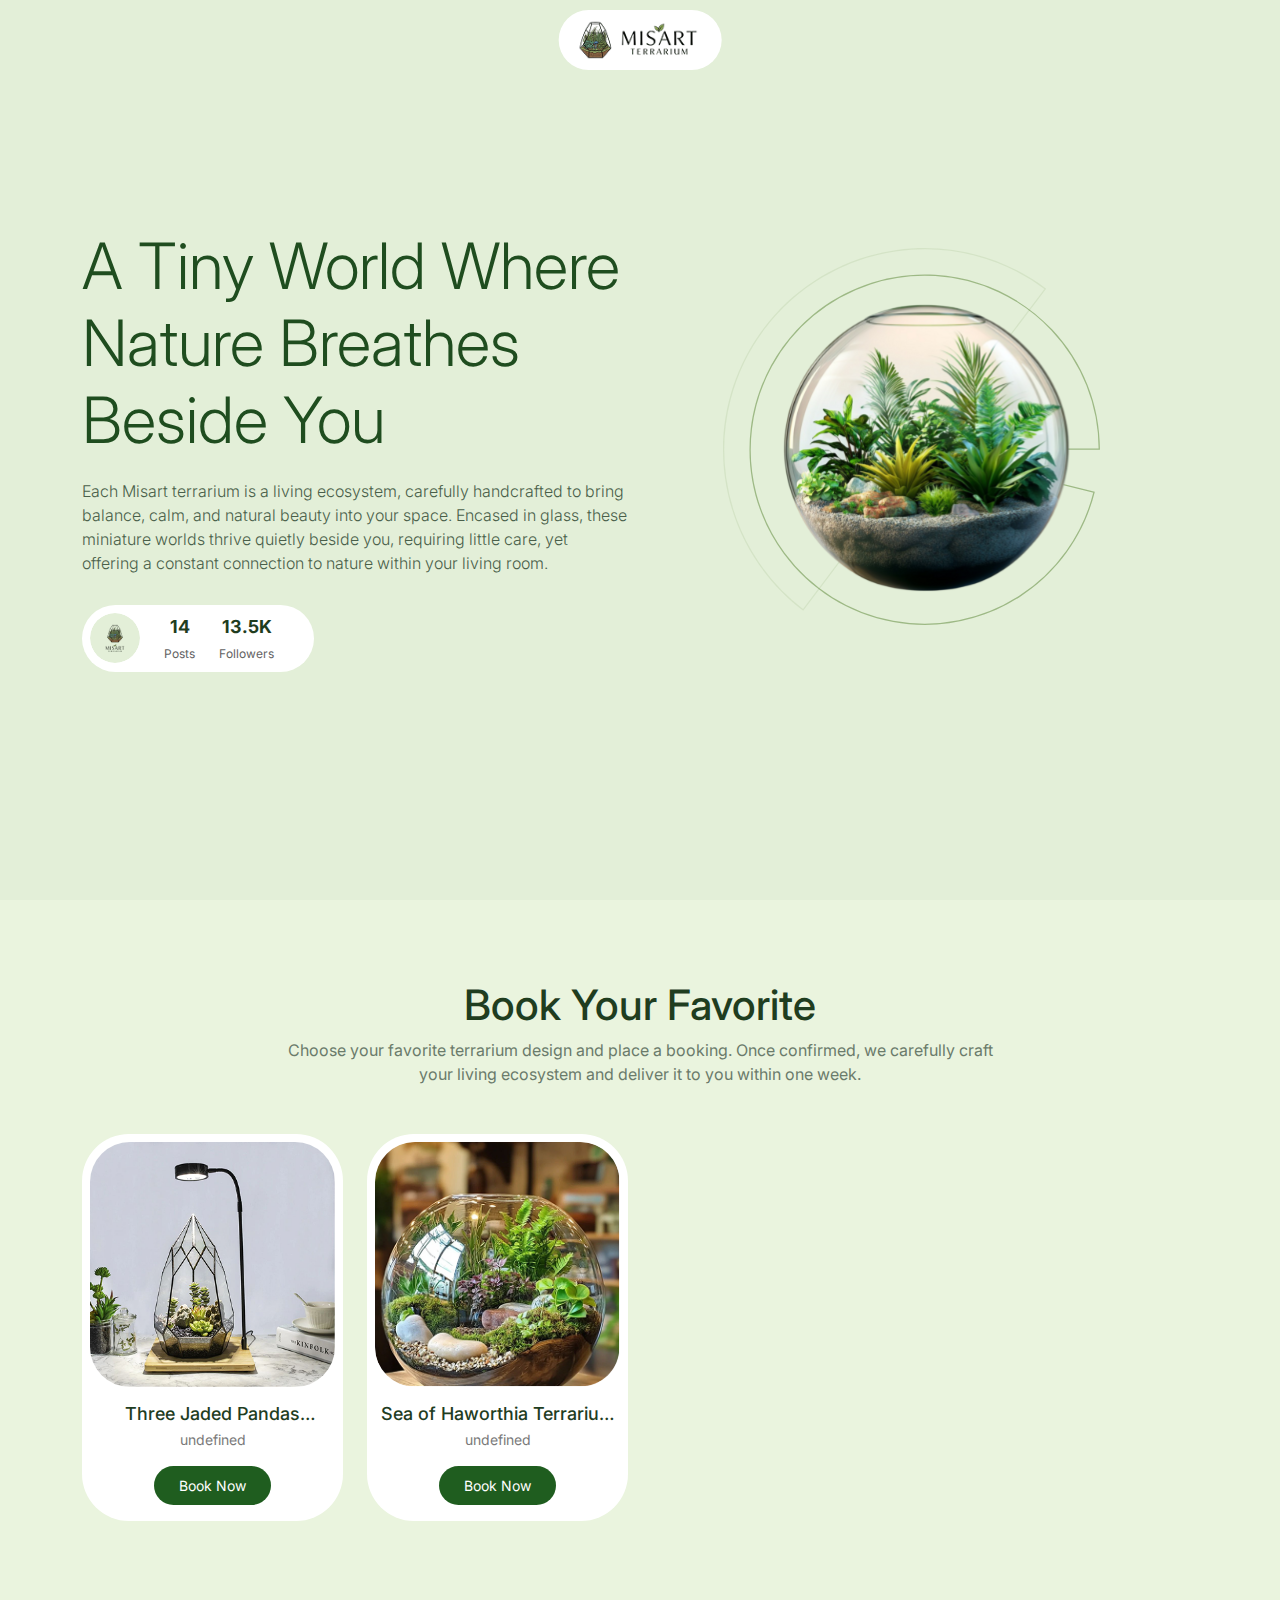
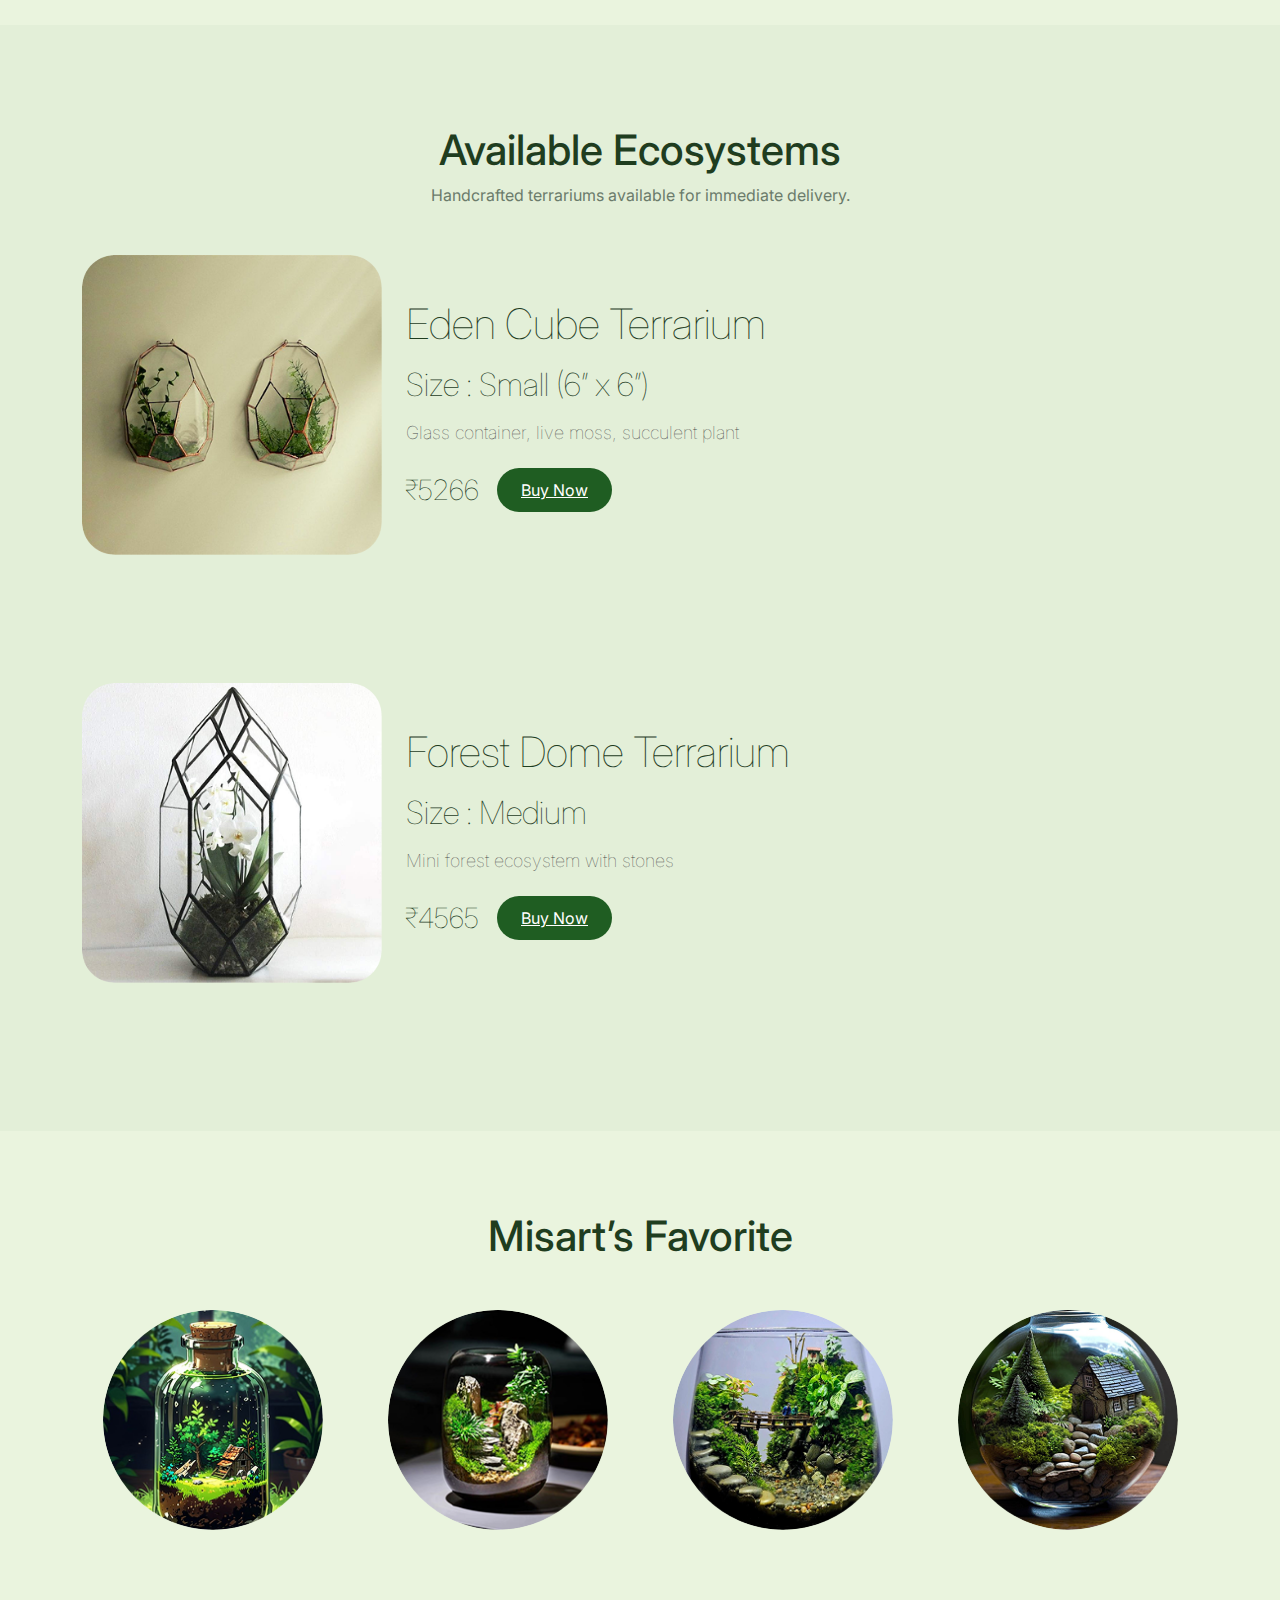
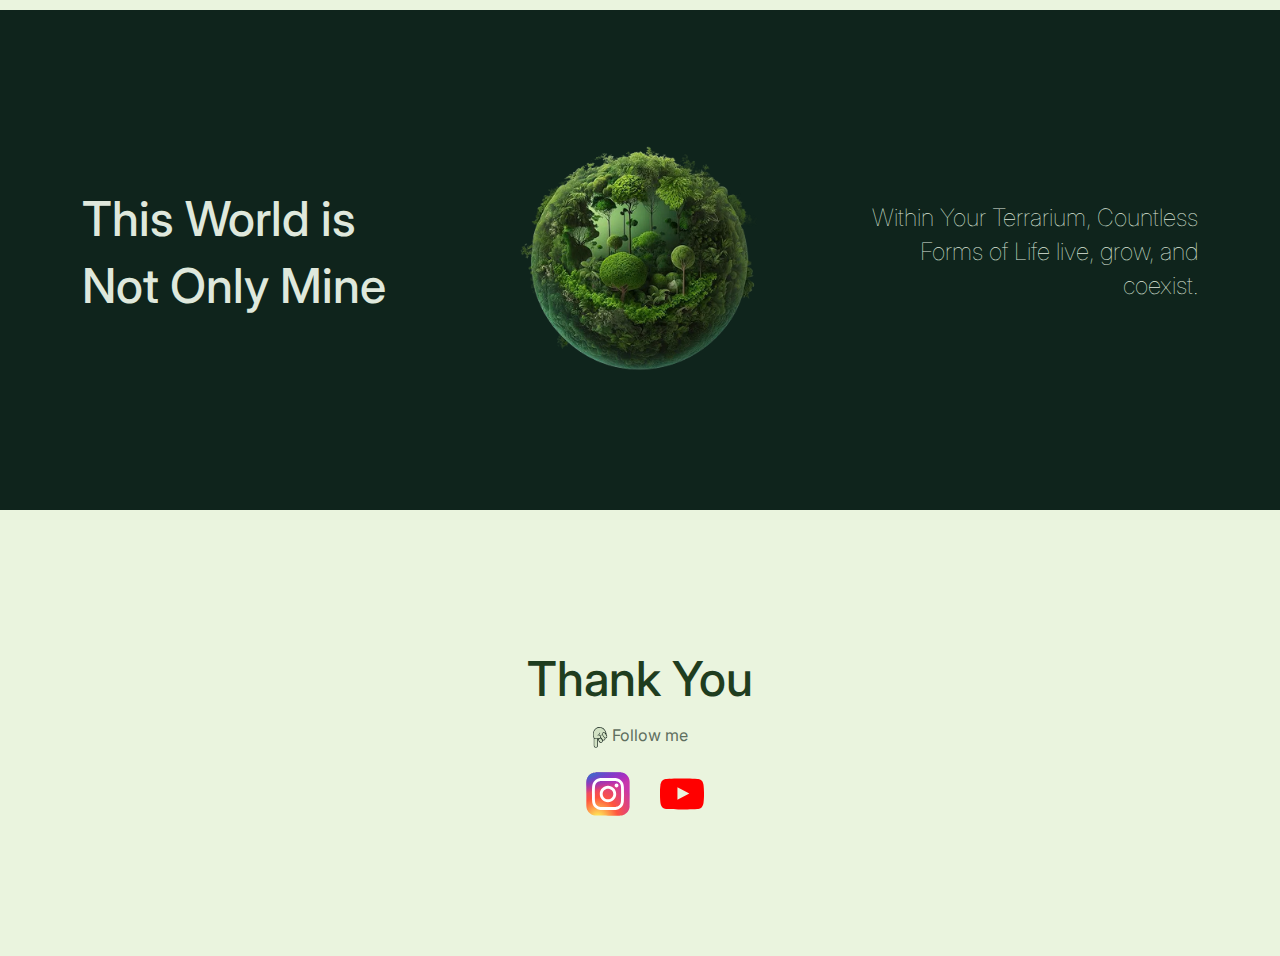
<file: index.html>
<!DOCTYPE html>
<html lang="en">
<head>
    <meta charset="UTF-8">
    <meta name="viewport" content="width=device-width, initial-scale=1.0">
    <title>Misart Terrarium</title>
    <!-- Bootstrap -->
  <link href="https://cdn.jsdelivr.net/npm/bootstrap@5.3.2/dist/css/bootstrap.min.css" rel="stylesheet">
  <link href="https://fonts.googleapis.com/css2?family=Inter:wght@300;400;500;600;700&display=swap" rel="stylesheet">



  <!-- Custom CSS -->
  <link rel="stylesheet" href="style.css"> 
     
</head>
<body>

<nav class="logo-navbar">
  <div class="container text-center">

    <div class="logo-wrapper">
      <img
        src="assets/navebar logo.png"
        alt="Misart Terrarium"
        class="logo-img"
      >
    </div>

  </div>
</nav>

 


    <section class="hero-section">
  <div class="container h-100">
    <div class="row h-100 align-items-center">

      <!-- LEFT CONTENT -->
      <div class="col-md-6 d-flex align-items-center">
        <div class="hero-content">

          <h1 class="bannerheading">
            A Tiny World Where<br>
            Nature Breathes<br>
            Beside You
          </h1>

          <p class="hero-text">
            Each Misart terrarium is a living ecosystem, carefully handcrafted
            to bring balance, calm, and natural beauty into your space.
            Encased in glass, these miniature worlds thrive quietly beside you,
            requiring little care, yet offering a constant connection to nature
            within your living room.
          </p>

          <!-- SOCIAL CARD -->
          <div class="social-card">
            <img src="assets/brand logo small.svg" alt="Misart Logo" />

            <div class="stats">
              <strong>14</strong>
              <span>Posts</span>
            </div>

            <div class="stats">
              <strong>13.5K</strong>
              <span>Followers</span>
            </div>
          </div>

        </div>
      </div>

      <!-- RIGHT IMAGE -->
      <div class="col-md-6 bannerimage"  >
                    <img src="assets/banner image.svg" alt="" style="width: 404px;">

                </div>

    </div>
  </div>
</section>




 <!-- book product -->
  <section class="booking-section">
  <div class="container">

    <!-- Section Heading -->
    <div class="text-center mb-5">
      <h2 class="section-title">Book Your Favorite</h2>
      <p class="section-subtitle">
        Choose your favorite terrarium design and place a booking.
        Once confirmed, we carefully craft your living ecosystem and
        deliver it to you within one week.
      </p>
    </div>

    <!-- Cards -->
     <div class="row" id="product-list"></div>

    
  </div>
</section>

<!-- Available ecosystem -->
 

<section id="Selling-Product">
  <div class="container">
    <!-- Section Heading -->
    <div class="text-center  mb-5">
      <h2 class="section-title">Available Ecosystems</h2>
      <p class="section-subtitle">
        Handcrafted terrariums available for immediate delivery.
      </p>
    </div>
    <div class="row selling-product-card"  id="sellingProductList" style=" flex-direction: column; width: 100%;" ></div>
  </div>
</section>

<!-- <section id="Selling-Product" class="selling-product-section">
  <div class="selling-product-wrapper" id="sellingProductList"></div>
</section> -->





<!-- Crafted Just for You -->

 <section class="crafted-section">
  <div class="container">

    <!-- Heading -->
    <div class="text-center mb-5">
      <h2 class="section-title">Misart’s Favorite</h2>
    </div>

    <!-- Images Row -->
    <div class="row justify-content-center g-4">

      <div class="col-lg-3 col-md-4 col-6 text-center">
        <div class="circle-img">
          <img src="assets/demo image 1.png" alt="Terrarium">
        </div>
      </div>

      <div class="col-lg-3 col-md-4 col-6 text-center">
        <div class="circle-img">
          <img src="assets/demo image 2.png" alt="Terrarium">
        </div>
      </div>

      <div class="col-lg-3 col-md-4 col-6 text-center">
        <div class="circle-img">
          <img src="assets/demo image 3.png" alt="Terrarium">
        </div>
      </div>

      <div class="col-lg-3 col-md-4 col-6 text-center">
        <div class="circle-img">
          <img src="assets/demo image 4.png" alt="Terrarium">
        </div>
      </div>

    </div>
  </div>
</section>

<!-- info-banner -->

<section class="info-banner">
  <div class="container">

    <div class="row align-items-center text-center text-md-start">

      <!-- Left Text -->
      <div class="col-md-4 mb-4 mb-md-0">
        <p class="info-text left-text">
          This World is Not Only Mine
        </p>
      </div>

      <!-- Center Image -->
      <div class="col-md-4 text-center">
        <div class="info-image">
          <img src="assets/info banner imge.png" alt="Terrarium World">
        </div>
      </div>

      <!-- Right Text -->
      <div class="col-md-4 mt-4 mt-md-0 text-md-end">
        <p class="info-text right-text">
          Within Your Terrarium, Countless Forms of Life live, grow, and coexist.
        </p>
      </div>

    </div>

  </div>
</section>

<!-- footer -->

<section class="footer">
  <div class="container">
    <div class="row justify-content-center">
      <div class="col-md-6 text-center">

        <h2 class="footer-title">Thank You</h2>

        <p class="follow-text">
        <img src="assets/hand-finger-down.svg" alt=""> Follow me
        </p>

        <div class="social-icons">
          <a href="https://www.instagram.com/mis__art_?utm_source=ig_web_button_share_sheet&igsh=ZDNlZDc0MzIxNw==" target="_blank">
            <img src="assets/ig-instagram-icon.svg" alt="Instagram">
          </a>
          <a href="https://www.youtube.com/@Misvlogs786" target="_blank">
            <img src="assets/youtube-color-icon.svg" alt="YouTube">
          </a>
        </div>

      </div>
    </div>
  </div>
</section>


<script src="products.js"></script>
<script src="home.js"></script>


<script src="selling-product.js"></script>








<script>
  // Card click → navigate to product page
  document.querySelectorAll(".clickable-card").forEach(card => {
    card.addEventListener("click", () => {
      const link = card.dataset.link;
      window.location.href = link;
    });
  });

  // WhatsApp button → STOP card click
  // document.querySelectorAll(".whatsapp-btn").forEach(btn => {
  //   btn.addEventListener("click", (e) => {
  //     e.stopPropagation(); // 👈 VERY IMPORTANT
  //   });
  // });
</script>
  
<!-- JavaScript (ONE handler for card + button) -->
<script>
  document.querySelectorAll(".clickable-card").forEach(card => {
    card.addEventListener("click", () => {
      window.location.href = card.dataset.link;
    });
  });
</script>








    
</body>
</html>
</file>
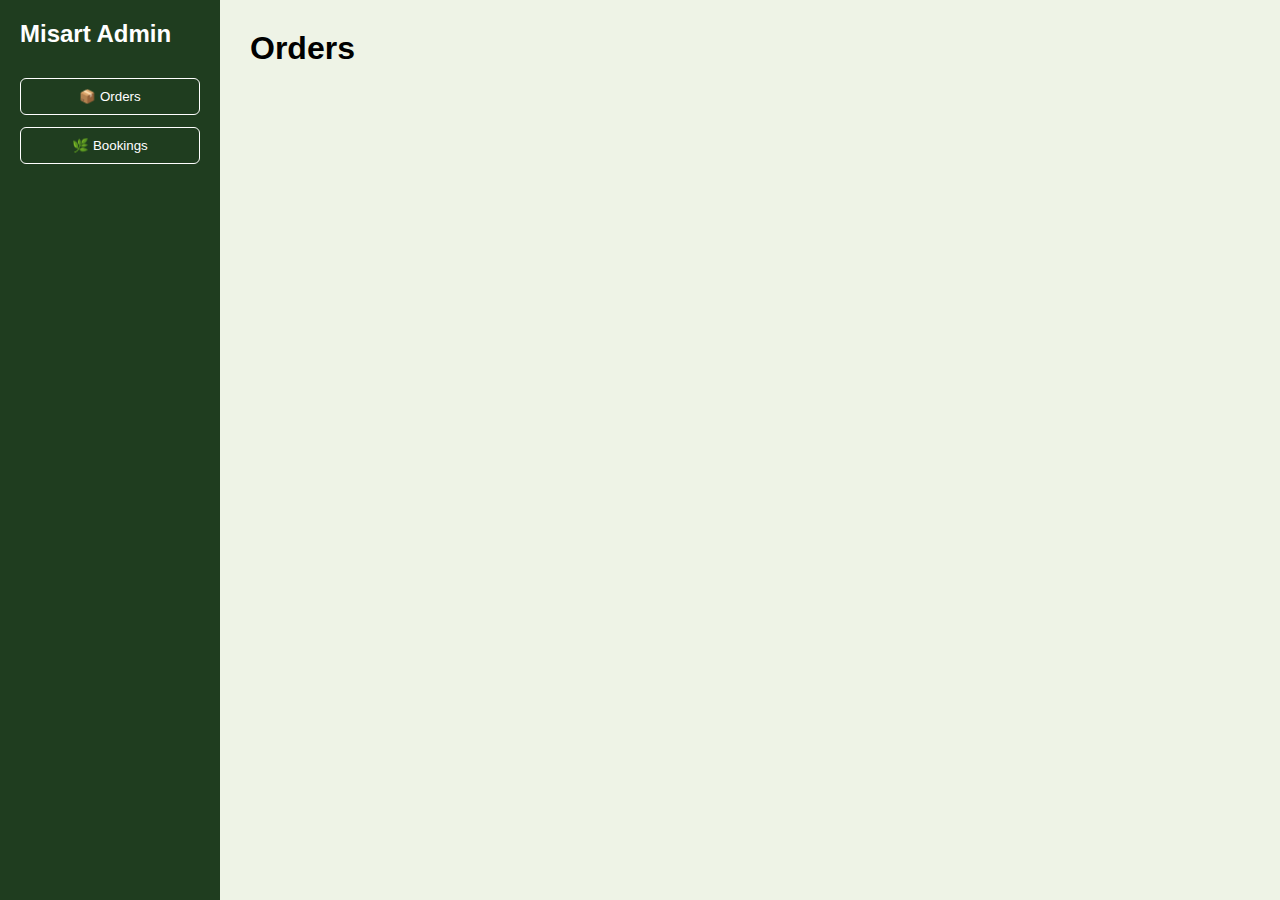
<file: Admin/index.html>
<!DOCTYPE html>
<html lang="en">
<head>
    <meta charset="UTF-8">
    <meta name="viewport" content="width=device-width, initial-scale=1.0">
    <title>Misart admin </title>
    <link rel="stylesheet" href="admin.css">
</head>
<body>

    <div class="admin-layout">


<!-- Sidebar -->
<aside class="sidebar">
<h2 class="logo">Misart Admin</h2>
<nav>
<button onclick="showOrders()">📦 Orders</button>
<button onclick="showBookings()">🌿 Bookings</button>
</nav>
</aside>


<!-- Main -->
<main class="content">
<h1 id="pageTitle">Orders</h1>


<div id="listContainer" class="list"></div>
</main>


</div>


<script src="admin.js"></script>
    
</body>
</html>
</file>
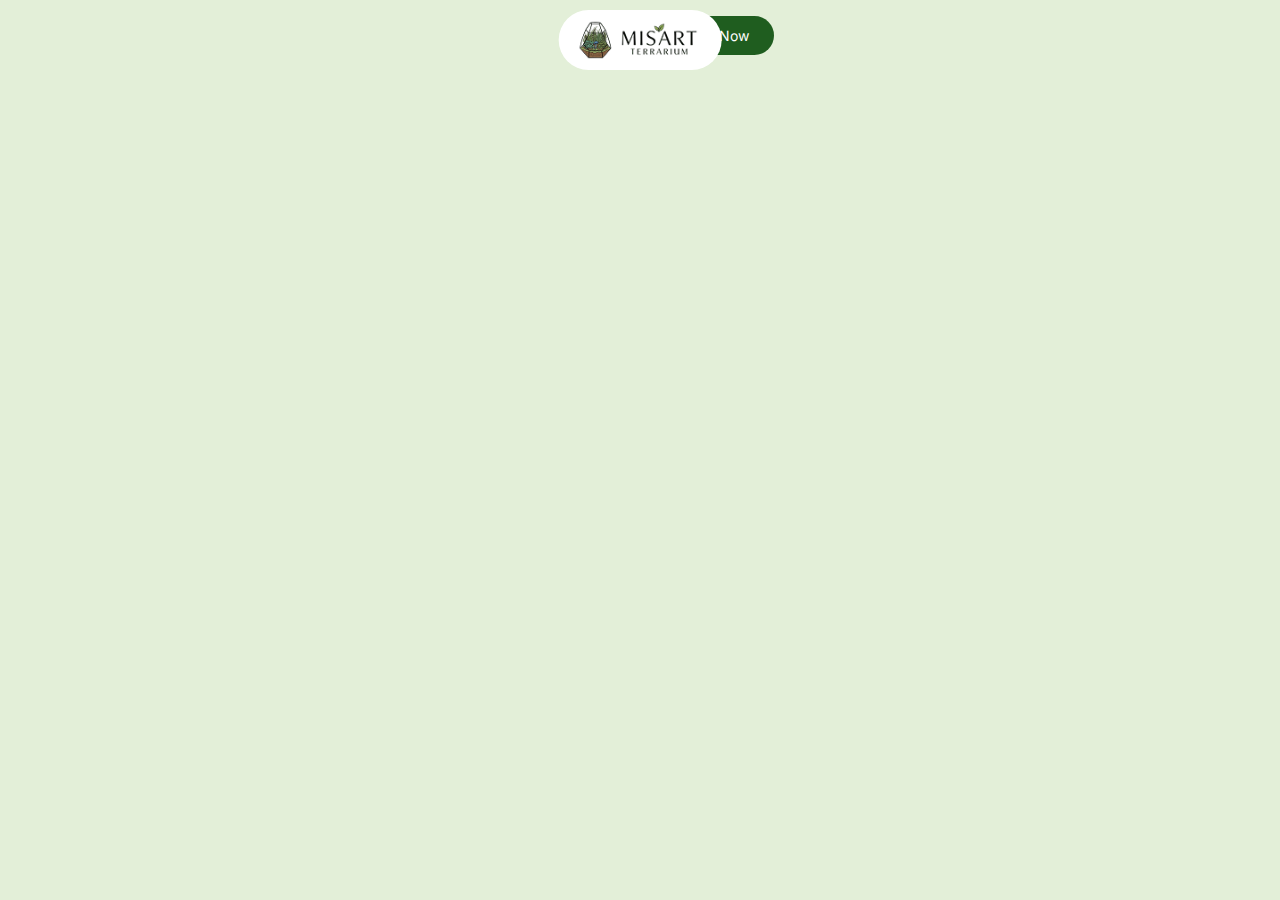
<file: product.html>
<!DOCTYPE html>
<html lang="en">
<head>
    <meta charset="UTF-8">
    <meta name="viewport" content="width=device-width, initial-scale=1.0">
    

    <title>Eden Cube Terrarium</title>
    <link href="https://cdn.jsdelivr.net/npm/bootstrap@5.3.2/dist/css/bootstrap.min.css" rel="stylesheet">
    <link href="https://fonts.googleapis.com/css2?family=Inter:wght@300;400;500;600;700&display=swap" rel="stylesheet">

  <!-- Open Graph (WhatsApp Preview) -->
  <meta property="og:title" content="Eden Cube Terrarium">
  <meta property="og:description" content="Handcrafted terrarium with live moss and succulents">
  <meta property="og:image" content="https://codematessolutions.github.io/misart-terrarium/assets/booking%20product%20card%20image.jpg">
  <meta property="og:url" content="https://codematessolutions.github.io/misart-terrarium/product.html">
  <meta property="og:type" content="website">
  <!-- Custom CSS -->
  <link rel="stylesheet" href="style.css"> 


</head>
<body>

  <nav class="logo-navbar">
  <div class="container text-center">

    <div class="logo-wrapper">
      <img
        src="assets/navebar logo.png"
        alt="Misart Terrarium"
        class="logo-img"
      >
    </div>

  </div>
</nav>

<!-- PRODUCT DETAILS -->
  <section class="product-details">
    <div class="container">
      <div class="row align-items-center">

        <div class="col-md-6">
          <img id="productImage" class="product-image">
        </div>

        <div class="col-md-6">
          <h1 id="productName"></h1>
          <p id="productSize"></p>
          <p id="productDescription"></p>

          <div class="price-row">
            <span id="productPrice"></span>

            <button class="btn book-btn whatsapp-btn">
              Order Now
            </button>
          </div>
        </div>

      </div>
    </div>
  </section>

  <script src="products.js"></script>
  <script src="product.js"></script>

  
  
    
</body>
</html>
</file>
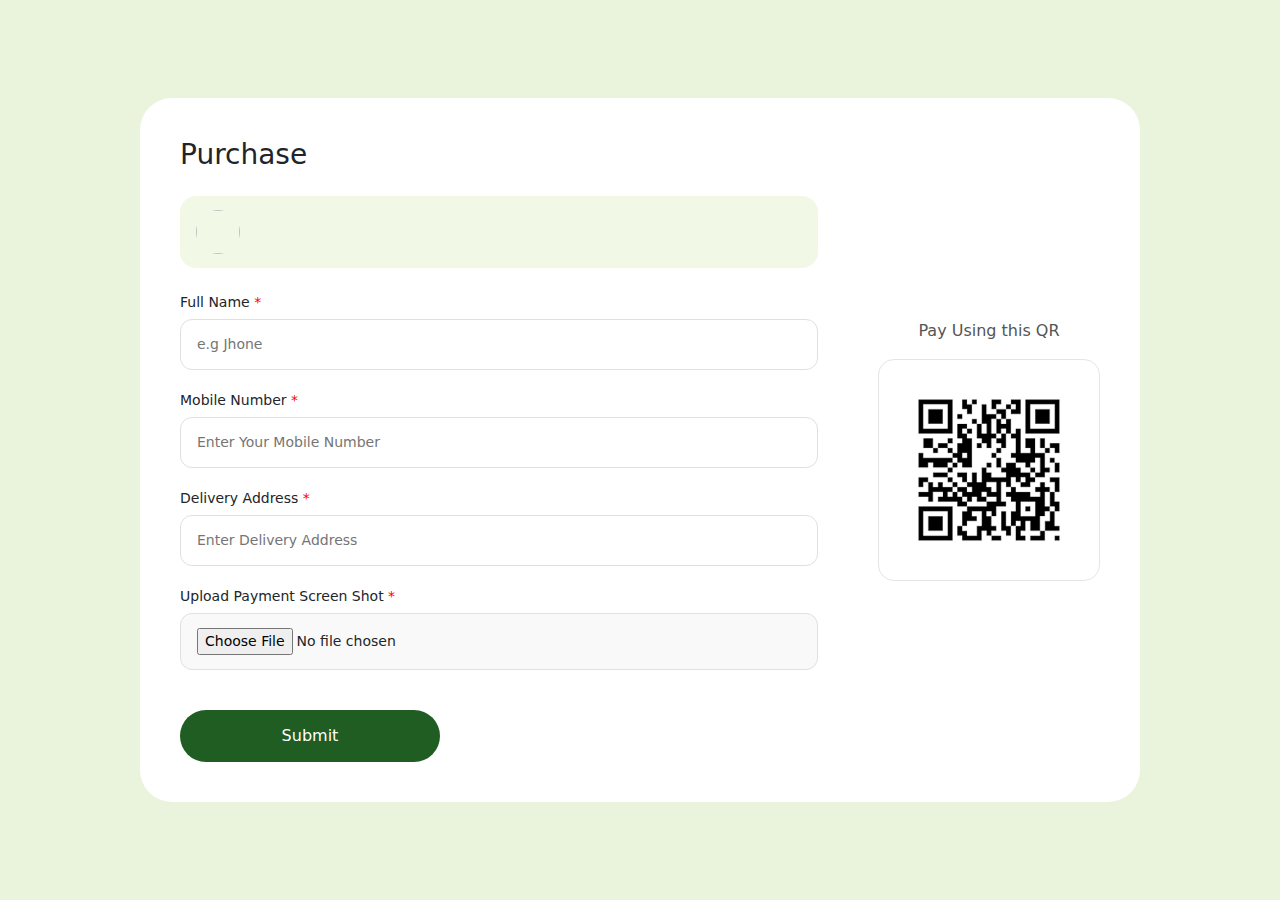
<file: purchase.html>
<!DOCTYPE html>
<html lang="en">
<head>
    <meta charset="UTF-8">
    <meta name="viewport" content="width=device-width, initial-scale=1.0">
    <title>Purchase</title>
    <link rel="stylesheet" href="purchase.css">
    <link href="https://cdn.jsdelivr.net/npm/bootstrap@5.3.2/dist/css/bootstrap.min.css" rel="stylesheet">
  <link href="https://fonts.googleapis.com/css2?family=Inter:wght@300;400;500;600;700&display=swap" rel="stylesheet">
</head>
<body>
  
    <section class="purchase-wrapper">
  <div class="purchase-container">

    <!-- Left: Form -->
    <div class="purchase-form-area">
      <h2 class="purchase-title">Purchase</h2>

            
        <!-- Selected Product -->
<div class="selected-product-box">
  <div class="selected-product-left">
    <img id="selectedProductImage" class="selected-product-image" />

    <div class="selected-product-info">
      <h4 id="selectedProductName" class="selected-product-name"></h4>
      <p id="selectedProductSize" class="selected-product-size"></p>
    </div>
  </div>

  <div id="selectedProductPrice" class="selected-product-price"></div>
</div>



      <div class="form-field">
  <label>Full Name <span>*</span></label>
  <input type="text" id="customerName" placeholder="e.g Jhone" required>
</div>

<div class="form-field">
  <label>Mobile Number <span>*</span></label>
  <input 
    type="tel"
    id="mobileNumber"
    placeholder="Enter Your Mobile Number"
    maxlength="10"
    inputmode="numeric"
    required
  >
</div>

<div class="form-field">
  <label>Delivery Address <span>*</span></label>
  <input type="text" id="deliveryAddress" placeholder="Enter Delivery Address" required>
</div>

<div class="form-field upload-field">
  <label>Upload Payment Screen Shot <span>*</span></label>
  <input
    type="file"
    id="paymentScreenshot"
    accept="image/*"
    required
  >
</div>


      <button class="submit-btn">Submit</button>
    </div>

    <!-- Right: QR -->
    <div class="purchase-qr-area">
      <p class="qr-title">Pay Using this QR</p>
      <div class="qr-box">
        <img src="assets/qr.png" alt="QR Code">
      </div>
    </div>

  </div>
</section>


  
    


  

<script src="products.js"></script>
<script src="purchase.js"></script>




</body>
</html>
</file>
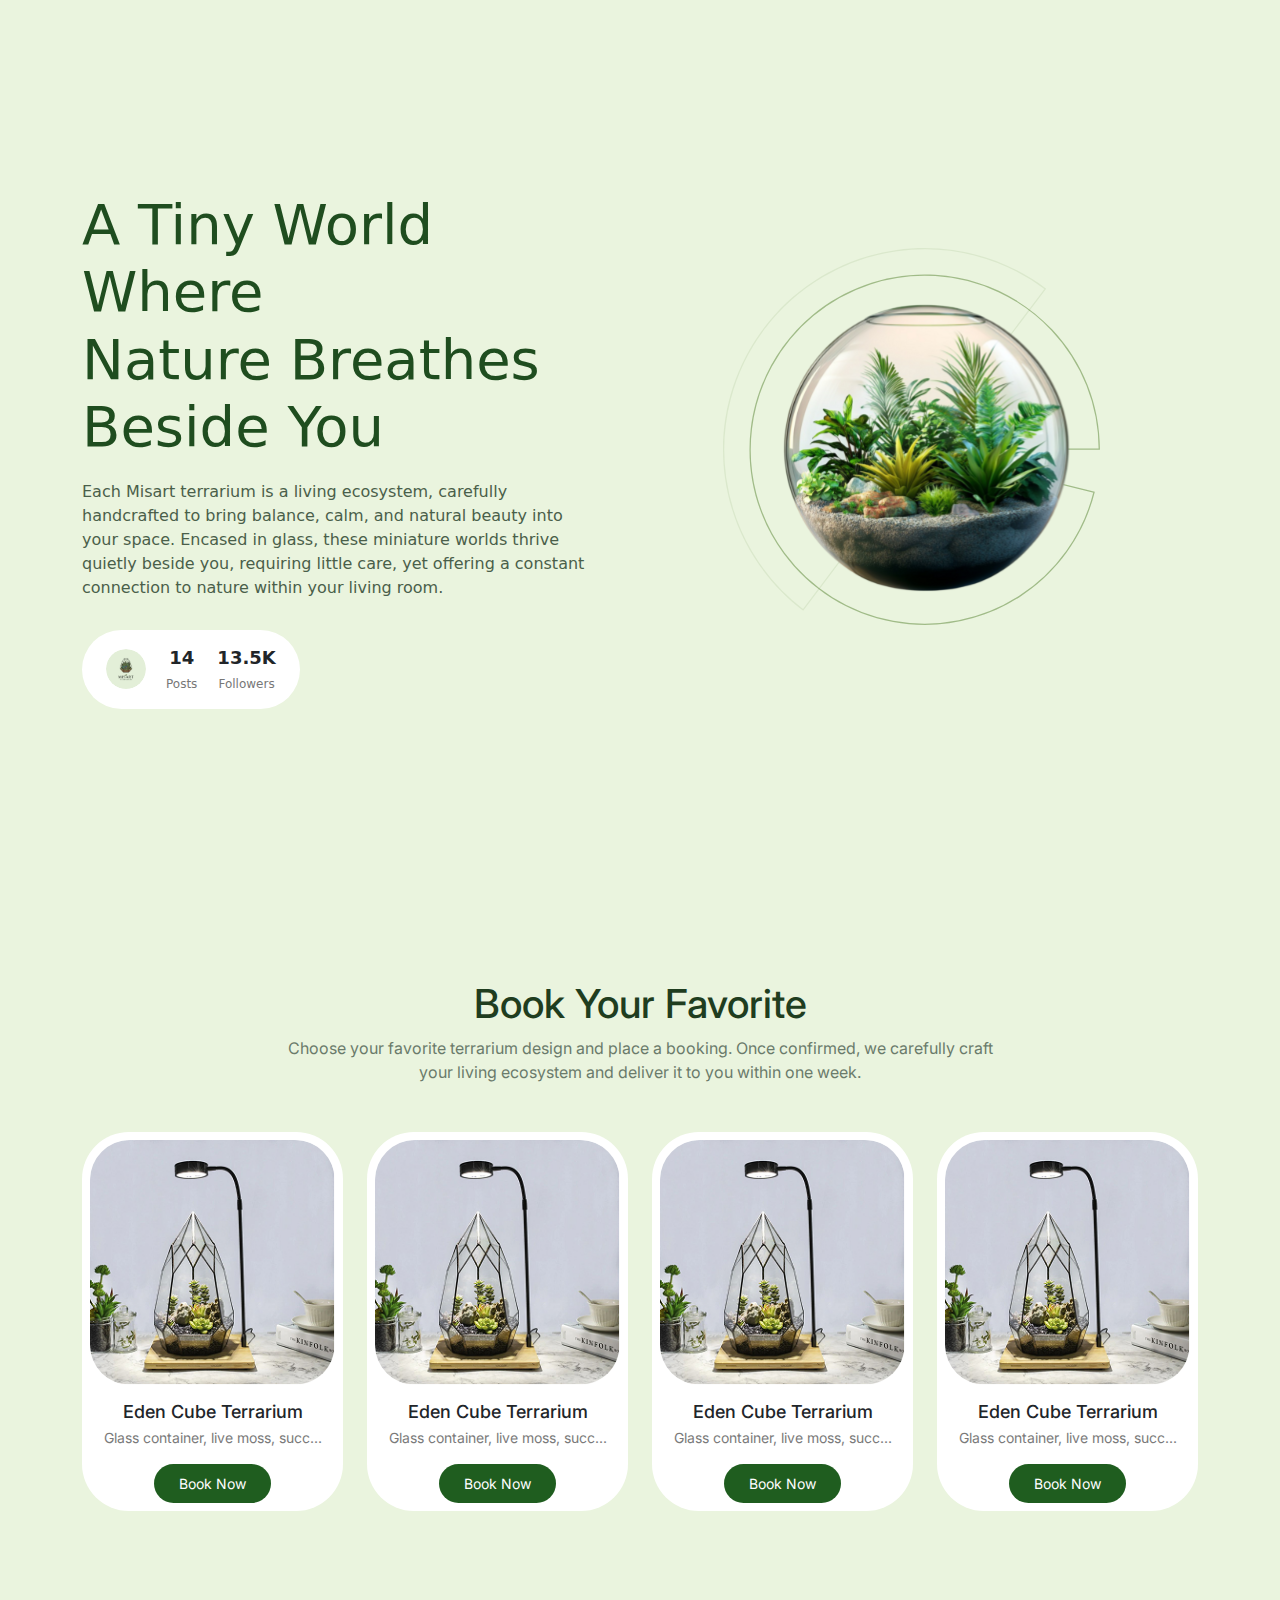
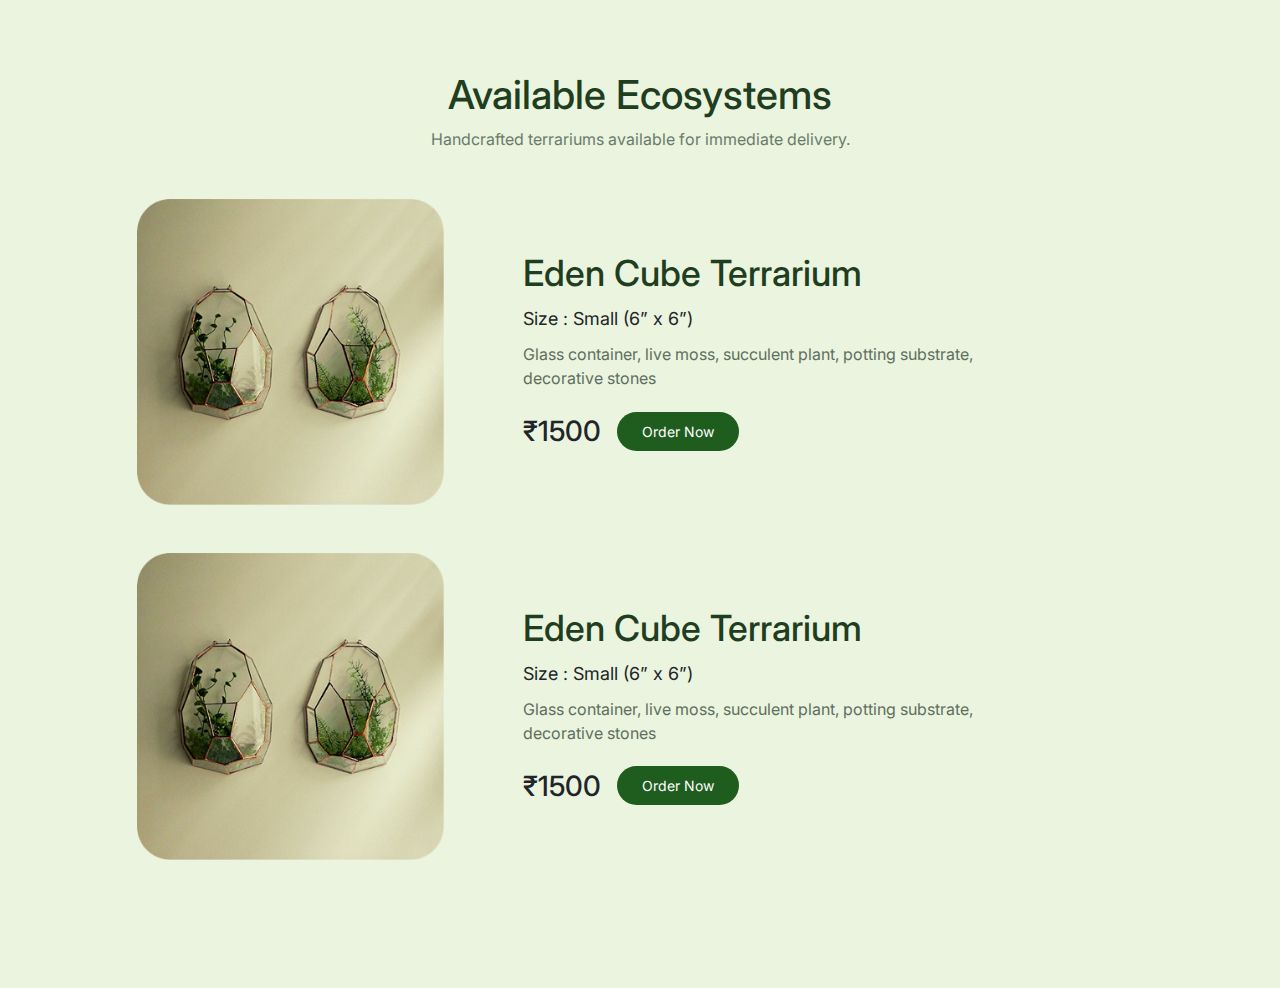
<file: Test.html>
<!DOCTYPE html>
<html lang="en">
<head>
    <meta charset="UTF-8">
    <meta name="viewport" content="width=device-width, initial-scale=1.0">
    <title>test</title>

       <!-- Bootstrap -->
  <link href="https://cdn.jsdelivr.net/npm/bootstrap@5.3.2/dist/css/bootstrap.min.css" rel="stylesheet">
  <link href="https://fonts.googleapis.com/css2?family=Inter:wght@300;400;500;600;700&display=swap" rel="stylesheet">


  <!-- Custom CSS -->
  <link rel="stylesheet" href="test.css">
</head>
<body>

  <section class="hero-section">
  <div class="container h-100">
    <div class="row h-100 align-items-center">

      <!-- LEFT CONTENT -->
      <div class="col-md-6 d-flex align-items-center">
        <div class="hero-content">

          <h1 class="bannerheading">
            A Tiny World Where<br>
            Nature Breathes<br>
            Beside You
          </h1>

          <p class="hero-text">
            Each Misart terrarium is a living ecosystem, carefully handcrafted
            to bring balance, calm, and natural beauty into your space.
            Encased in glass, these miniature worlds thrive quietly beside you,
            requiring little care, yet offering a constant connection to nature
            within your living room.
          </p>

          <!-- SOCIAL CARD -->
          <div class="social-card">
            <img src="assets/brand logo small.svg" alt="Misart Logo" />

            <div class="stats">
              <strong>14</strong>
              <span>Posts</span>
            </div>

            <div class="stats">
              <strong>13.5K</strong>
              <span>Followers</span>
            </div>
          </div>

        </div>
      </div>

      <!-- RIGHT IMAGE -->
      <!-- <div class="col-md-6 d-flex justify-content-center align-items-center height: 100vh;">
        <img src="assets/banner image.svg" class="hero-image" alt="Terrarium">
      </div> -->

      <div class="col-md-6 rightimg" style="  height: 100vh; display: flex; justify-content: center;" >
                    <img src="assets/banner image.svg" alt="" style="width: 404px;">

                </div>

    </div>
  </div>
</section>

<section class="booking-section">
  <div class="container">

    <!-- Section Heading -->
    <div class="text-center mb-5">
      <h2 class="section-title">Book Your Favorite</h2>
      <p class="section-subtitle">
        Choose your favorite terrarium design and place a booking.
        Once confirmed, we carefully craft your living ecosystem and
        deliver it to you within one week.
      </p>
    </div>

    <!-- Cards -->
    <div class="row g-4">

      <!-- Card 1 -->
      <div class="col-lg-3 col-md-6">
        <div class="product-card">
          <img src="assets/booking product card image.jpg" alt="Terrarium">

          <h5>Eden Cube Terrarium</h5>
          <p>Glass container, live moss, succ...</p>

          <button class="btn book-btn">Book Now</button>
        </div>
      </div>

      <!-- Card 2 -->
      <div class="col-lg-3 col-md-6">
        <div class="product-card">
          <img src="assets/booking product card image.jpg" alt="Terrarium">

          <h5>Eden Cube Terrarium</h5>
          <p>Glass container, live moss, succ...</p>

          <button class="btn book-btn">Book Now</button>
        </div>
      </div>

      <!-- Card 3 -->
      <div class="col-lg-3 col-md-6">
        <div class="product-card">
          <img src="assets/booking product card image.jpg" alt="Terrarium">

          <h5>Eden Cube Terrarium</h5>
          <p>Glass container, live moss, succ...</p>

          <button class="btn book-btn">Book Now</button>
        </div>
      </div>

      <!-- Card 4 -->
      <div class="col-lg-3 col-md-6">
        <div class="product-card">
          <img src="assets/booking product card image.jpg" alt="Terrarium">

          <h5>Eden Cube Terrarium</h5>
          <p>Glass container, live moss, succ...</p>

          <button class="btn book-btn">Book Now</button>
        </div>
      </div>

    </div>
  </div>
</section>

<!-- Available ecosystem -->

<section class="available-section">
  <div class="container">

    <!-- Section Heading -->
    <div class="text-center mb-5">
      <h2 class="section-title">Available Ecosystems</h2>
      <p class="section-subtitle">
        Handcrafted terrariums available for immediate delivery.
      </p>
    </div>

    <!-- Item 1 -->
    <div class="row align-items-center ecosystem-item mb-5 col-md-7 px-3 px-md-0">
      <div class="col-md-5 row justify-content-center">
        <img src="assets/Available Ecosystems image.png" alt="Eden Cube Terrarium" class="eco-img">
      </div>

      <div class="col-md-7">
        <h3 class="eco-title">Eden Cube Terrarium</h3>
        <p class="eco-size">Size : Small (6” x 6”)</p>

        <p class="eco-desc">
          Glass container, live moss, succulent plant, potting substrate,
          decorative stones
        </p>

        <div class="eco-action">
          <span class="eco-price">₹1500</span>
          <button class="btn order-btn">Order Now</button>
        </div>
      </div>
    </div>

    <!-- Item 2 -->
    <div class="row align-items-center ecosystem-item mb-5 col-md-7 px-3 px-md-0">
      <div class="col-md-5 row justify-content-center">
        <img src="assets/Available Ecosystems image.png" alt="Eden Cube Terrarium" class="eco-img">
      </div>

      <div class="col-md-7">
        <h3 class="eco-title">Eden Cube Terrarium</h3>
        <p class="eco-size">Size : Small (6” x 6”)</p>

        <p class="eco-desc">
          Glass container, live moss, succulent plant, potting substrate,
          decorative stones
        </p>

        <div class="eco-action">
          <span class="eco-price">₹1500</span>
          <button class="btn order-btn">Order Now</button>
        </div>
      </div>
    </div>

  </div>
</section>





    
</body>
</file>
<file: style.css>
*{
    margin: 0;
    padding: 0;
    box-sizing:border-box ;
}


body {
  margin: 0;
  font-family: 'Inter', sans-serif;
  background-color: #E3EFD8;
  color: #1f3d1f;
}

/* navebar */
.logo-navbar {
  background-color: #eaf4de;
  padding: 0px 0;
}

/* THIS is the magic */
.logo-wrapper {
  display: inline-flex;        /* 👈 hug content */
  align-items: center;
  justify-content: center;

  background-color: #ffffff;
  padding: 10px 20px;
  border-radius: 40px;
}

.logo-img {
  height: 40px;
}

@media (max-width: 390px) {

  .logo-img {
    height: 30px;
  }
}

.logo-navbar {
  position: fixed;        /* 👈 fixes the nav */
  top: 10px;              /* space from top */
  left: 50%;              /* center horizontally */
  transform: translateX(-50%);

  background-color: transparent;
  z-index: 1000;          /* stays above all content */
}

/* Hero Section */
.hero-section {
  width: 100%;
  /* min-height: 100vh;
  padding: 80px 0;
  position: relative; */
}

/* Left Content */
.hero-content h1 {
  font-size: 4rem;
  font-weight: 300;
  line-height: 1.2;
  color: #1f4d1f;
}

.hero-text {
  margin-top: 20px;
  /* max-width: 500px; */
  font-weight: 300;
  color: #4a5f4a;
  /* font-size: 1rem; */
}

/* Social Card */
.social-card {
  display: flex;              /* horizontal layout */
  justify-content: flex-start; /* left align */
  align-items: center;        /* vertical center */
  gap: 24px;
  background: #ffffff;
  border-radius: 40px;
  padding: 8px 40px 8px 8px;
  margin-top: 30px;
  width: fit-content;
}

.bannerimage {
  height: 100vh; 
  display: flex; 
  justify-content: center;

}

.stats {
  text-align: center;
}

.stats strong {
  display: block;
  font-size: 18px;
  
}

.stats span {
  font-size: 12px;
  color: #626262;
}

.social-icons img {
  width: 28px;
  margin-left: 10px;
  cursor: pointer;
}

/* Right Image */
.hero-image {
  position: relative;
}

.circle-bg {
  width: 420px;
  height: 420px;
  border-radius: 50%;
  border: 2px solid #b7d2b0;
  display: flex;
  align-items: center;
  justify-content: center;
  margin: auto;
}

.circle-bg img {
  width: 300px;
  border-radius: 50%;
}

/* Scroll */
.scroll-down {
  position: absolute;
  bottom: 30px;
  right: 60px;
  text-align: center;
  color: #6a7f6a;
}

.scroll-down .arrow {
  font-size: 22px;
}

/* book product  */

.booking-section {
  background-color: #eaf4de;
  padding: 80px 0;
  font-family: 'Inter', sans-serif;
}

/* Heading */
.section-title {
  font-size: 42px;
  font-weight: 500;
  color: #1f3d1f;
  font-weight: 100;
}

.section-subtitle {
  max-width: 720px;
  margin: 12px auto 0;
  color: #5f6f5f;
  font-size: 16px;
}

/* Card */
.product-card {
  background: #ffffff;
  border-radius: 47px;
  padding: 8px 8px 16px 8px;
  text-align: center;
  height: 100%;
}

.product-card img {
  width: 100%;
  border-radius: 40px;
  margin-bottom: 16px;
}

.product-card h5 {
  font-size: 18px;
  font-weight: 500;
  margin-bottom: 4px;
  display: -webkit-box;
  -webkit-line-clamp: 1;     /* number of lines */
  -webkit-box-orient: vertical;
  overflow: hidden;
}

.product-card p {
  font-size: 14px;
  color: #7a7a7a;
  margin-bottom: 16px;
  display: -webkit-box;
  -webkit-line-clamp: 1;     /* number of lines */
  -webkit-box-orient: vertical;
  overflow: hidden;
}

/* Button */
.book-btn {
  background-color: #1f5d1f;
  color: #ffffff;
  padding: 8px 24px;
  border-radius: 24px;
  font-size: 14px;
}

.book-btn:hover {
  background-color: #184a18;
  color: #ffffff;
}

/* Available ecosystem  */

.available-section {
  background-color: #eaf4de;
  padding: 80px 0;
  font-family: 'Inter', sans-serif;
}



.ecosystem-item {
  width: 100%;
  
  /* background-color: #6b7b6b; */
}

/* Heading */
.section-title {
  font-size: 40px;
  font-weight: 500;
  color: #1f3d1f;
}

.section-subtitle {
  color: #6b7b6b;
  font-size: 16px;
  margin-top: 8px;
}

/* Image */
.eco-img {
  width: 75%;
  border-radius: 32px;
  
}

/* Content */
.eco-title {
  font-size: 3rem;
  font-weight: 100;
  color: #1f3d1f;
}


.eco-size {
  font-size: 2rem;
  font-weight: 100;
  margin: 10px 0;
}

.eco-desc {
  max-width: 480px;
  color: #5f6f5f;
  font-size: 16px;
  margin-bottom: 20px;
}

/* Price + Button */
.eco-action {
  display: flex;
  align-items: center;
  gap: 16px;
}

.eco-price {
  font-size: 2rem;
  font-weight: 100;
}

.order-btn {
  background-color: #1f5d1f;
  color: #ffffff;
  padding: 8px 24px;
  border-radius: 24px;
  font-size: 14px;
}

.order-btn:hover {
  background-color: #598434;
  color: #ffffff;
}

@media (max-width: 768px) {

  .eco-img {
    /* padding: 12px; */
    margin-bottom: 30px;
  }

  .eco-title {
    padding: 0 12px;
    text-align: center;
  }

  .eco-size,
  .eco-desc,
  .eco-action {
    padding: 0 12px;
    text-align: center;
    justify-content: center;
    

  }

 
}


/* Crafted Just for You */

.crafted-section {
  background-color: #eaf4de;
  padding: 80px 0;
  font-family: 'Inter', sans-serif;
}

/* Heading */
.section-title {
  font-size: 42px;
  font-weight: 500;
  color: #1f3d1f;
}

/* Circular Images */
.circle-img {
  width: 220px;
  height: 220px;
  border-radius: 50%;
  overflow: hidden;
  margin: auto;
}

.circle-img img {
  width: 100%;
  height: 100%;
  object-fit: cover;
}


/* info-banner */

.info-banner {
  background-color: #0f241c;
  padding: 120px 0;
  font-family: 'Inter', sans-serif;
}

/* Text */
.info-text {
  color: #dfe8dc;
  /* font-size: 5rem; */
  
  
}

.left-text {
  font-size: 48px;
  font-weight: 500;
  line-height: 1.4;

}

.right-text {
  font-size: 24px;
  font-weight: 100;
  line-height: 1.4;
}

/* Center Image */
.info-image {
  width: 260px;
  height: 260px;
  border-radius: 50%;
  margin: auto;
  display: flex;
  align-items: center;
  justify-content: center;
}

.info-image img {
  width: 100%;
  height: 100%;
  object-fit: cover;
  border-radius: 50%;
}


/* footer */

.footer {
  background-color: #eaf4de;
  padding: 140px 0;
  font-family: 'Inter', sans-serif;
}

/* Title */
.footer-title {
  font-size: 48px;
  font-weight: 500;
  color: #1f3d1f;
  margin-bottom: 16px;
}

/* Follow text */
.follow-text {
  font-size: 16px;
  color: #5f6f5f;
  margin-bottom: 24px;
}

/* Social Icons */
.social-icons {
  display: flex;
  justify-content: center;
  gap: 20px;
}

.social-icons img {
  width: 44px;
  height: 44px;
  cursor: pointer;
  transition: transform 0.2s ease;
}

.social-icons img:hover {
  transform: scale(1.1);
}


/* selling product  */

#Selling-Product {
  padding: 100px 0;
}

.selling-product-card {
  display: flex;
  align-items: center;
  gap: 80px;
}

.selling-product-image {
  width: 300px;
  height: auto;
  border-radius: 32px;
  object-fit: cover;
}

.selling-product-content {
  max-width: 100%;
}
.selling-product-title {
  font-size: 42px;
  font-weight: 100;
  margin-bottom: 12px;
}
.selling-product-size {
  font-size: 2rem;
  font-weight: 100;
  margin-bottom: 10px;
}
.selling-product-description {
  font-size: 18px;
  font-weight: 100;
  line-height: 1.6;
  color: #4a4a4a;
}
.selling-product-action {
  display: flex;
  align-items: center;
  gap: 18px;
  margin-top: 20px;
}
.selling-product-price {
  font-size: 28px;
  font-weight: 100;
  
}
.order-btn {
  background-color: #1f5d22;
  color: #fff;
  border-radius: 999px;
  padding: 10px 24px;
  font-size: 16px;
  border: none;
}

.order-btn:hover {
  background-color: #174a1a;
}

@media (max-width: 768px) {
  .selling-product-card {
    flex-direction: column;
    gap: 30px;
    text-align: center;
  }

  .selling-product-image {
    width: 100%;
    max-width: 320px;
  }

  .selling-product-action {
    justify-content: center;
  }
}
</file>
<file: Admin/admin.css>
* {
  margin: 0;
  padding: 0;
  box-sizing: border-box;
  font-family: Inter, sans-serif;
}

body {
  background: #eef3e6;
}

.admin-layout {
  display: flex;
  min-height: 100vh;
}

/* Sidebar */
.sidebar {
  width: 220px;
  background: #1f3d1f;
  color: #fff;
  padding: 20px;
}

.logo {
  margin-bottom: 30px;
}

.sidebar button {
  display: block;
  width: 100%;
  margin-bottom: 12px;
  padding: 10px;
  background: none;
  border: 1px solid #fff;
  color: #fff;
  cursor: pointer;
  border-radius: 6px;
}

.sidebar button:hover {
  background: #2f5d2f;
}

/* Content */
.content {
  flex: 1;
  padding: 30px;
}

.list {
  margin-top: 20px;
  display: grid;
  gap: 16px;
}

/* Card */
.card {
  background: #fff;
  border-radius: 12px;
  padding: 16px;
}

.card h3 {
  font-size: 18px;
}

.status {
  margin-top: 8px;
  font-size: 14px;
  color: #555;
}

/* Mobile */
@media (max-width: 768px) {
  .admin-layout {
    flex-direction: column;
  }

  .sidebar {
    width: 100%;
    display: flex;
    justify-content: space-around;
  }

  .logo {
    display: none;
  }
}
</file>
<file: purchase.css>
*{
    padding: 0;
    margin: 0;
    box-sizing: border-box;

}

/* Page background */
.purchase-wrapper {
  background: #eaf4dc;
  min-height: 100vh;
  display: flex;
  align-items: center;
  justify-content: center;
  padding: 40px 20px;
}

/* White card */
.purchase-container {
  background: #ffffff;
  border-radius: 32px;
  padding: 40px;
  width: 100%;
  max-width: 1000px;
  display: flex;
  gap: 60px;
  align-items: center;
}


/* Selected product container */
.selected-product-box {
  background: #f1f9e6;
  border-radius: 16px;
  padding: 14px 16px;
  display: flex;
  align-items: center;
  justify-content: space-between;
  margin-bottom: 24px;
}

/* Left side */
.selected-product-left {
  display: flex;
  align-items: center;
  gap: 12px;
}

/* Thumbnail */
.selected-product-image {
  width: 44px;
  height: 44px;
  border-radius: 50%;
  object-fit: cover;
}

/* Text */
.selected-product-name {
  font-size: 16px;
  font-weight: 500;
  margin: 0;
}

.selected-product-size {
  font-size: 13px;
  color: #666;
  margin: 2px 0 0;
}

/* Price */
.selected-product-price {
  font-size: 18px;
  font-weight: 600;
  color: #1f5d22;
}


/* Left form */
.purchase-form-area {
  flex: 1;
}

.purchase-title {
  font-size: 28px;
  font-weight: 500;
  margin-bottom: 24px;
}

/* Fields */
.form-field {
  margin-bottom: 20px;
}

.form-field label {
  font-size: 14px;
  display: block;
  margin-bottom: 6px;
}

.form-field span {
  color: red;
}

.form-field input {
  width: 100%;
  padding: 14px 16px;
  border-radius: 12px;
  border: 0.7px solid #e0e0e0;
  font-size: 14px;
}

.form-field textarea {
  width: 100%;
  padding: 14px 16px;
  border-radius: 12px;
  border: 0.7px solid #e0e0e0;
  font-size: 14px;
}



/* Upload field look */
.upload-field input {
  background: #f9f9f9;
}

/* Submit */
.submit-btn {
  margin-top: 20px;
  background: #1f5d22;
  color: #fff;
  border: none;
  border-radius: 999px;
  padding: 14px;
  width: 260px;
  font-size: 16px;
}

.submit-btn:hover {
  background: #174a1a;
}

/* Right QR */
.purchase-qr-area {
  text-align: center;
}

.qr-title {
  font-size: 16px;
  margin-bottom: 16px;
  color: #555;
}

.qr-box {
  border: 1px solid #e5e5e5;
  border-radius: 16px;
  padding: 20px;
}

.qr-box img {
  width: 180px;
  height: auto;
}


@media (max-width: 768px) {
  .purchase-container {
    flex-direction: column;
    gap: 40px;
    padding: 30px 20px;
  }

  .submit-btn {
    width: 100%;
  }

  .qr-box img {
    width: 160px;
  }
}
</file>
<file: test.css>
.hero-section {
  /* min-height: 1200px; */
  background-color: #eaf4de;
}

.bannerheading {
  font-size: 56px;
  font-weight: 500;
  line-height: 1.2;
  color: #1f4d1f;
}

.hero-text {
  margin-top: 20px;
  max-width: 520px;
  font-size: 16px;
  color: #4a5f4a;
}

.social-card {
  display: flex;
  align-items: center;
  gap: 20px;
  background: #ffffff;
  padding: 14px 24px;
  border-radius: 40px;
  width: fit-content;
  margin-top: 30px;
}

.social-card img {
  width: 40px;
  height: 40px;
}

.stats {
  text-align: center;
}

.stats strong {
  display: block;
  font-size: 18px;
  font-weight: 600;
}

.stats span {
  font-size: 12px;
  color: #777;
}

.hero-image {
  width: 404px;
  max-width: 100%;
}


/* booking-section */

.booking-section {
  background-color: #eaf4de;
  padding: 80px 0;
  font-family: 'Inter', sans-serif;
}

/* Heading */
.section-title {
  font-size: 42px;
  font-weight: 500;
  color: #1f3d1f;
}

.section-subtitle {
  max-width: 720px;
  margin: 12px auto 0;
  color: #5f6f5f;
  font-size: 16px;
}

/* Card */
.product-card {
  background: #ffffff;
  border-radius: 47px;
  padding: 8px;
  text-align: center;
  height: 100%;
}

.product-card img {
  width: 100%;
  border-radius: 40px;
  margin-bottom: 16px;
}

.product-card h5 {
  font-size: 18px;
  font-weight: 500;
  margin-bottom: 4px;
}

.product-card p {
  font-size: 14px;
  color: #7a7a7a;
  margin-bottom: 16px;
}

/* Button */
.book-btn {
  background-color: #1f5d1f;
  color: #ffffff;
  padding: 8px 24px;
  border-radius: 24px;
  font-size: 14px;
}

.book-btn:hover {
  background-color: #184a18;
  color: #ffffff;
}


/* Available ecosystem  */

.available-section {
  background-color: #eaf4de;
  padding: 80px 0;
  font-family: 'Inter', sans-serif;
}

.ecosystem-item {
  width: 100%;
  
  /* background-color: #6b7b6b; */
}

/* Heading */
.section-title {
  font-size: 40px;
  font-weight: 500;
  color: #1f3d1f;
}

.section-subtitle {
  color: #6b7b6b;
  font-size: 16px;
  margin-top: 8px;
}

/* Image */
.eco-img {
  width: 75%;
  border-radius: 32px;
  
}

/* Content */
.eco-title {
  font-size: 36px;
  font-weight: 500;
  color: #1f3d1f;
}

.eco-size {
  font-size: 18px;
  margin: 10px 0;
}

.eco-desc {
  max-width: 480px;
  color: #5f6f5f;
  font-size: 16px;
  margin-bottom: 20px;
}

/* Price + Button */
.eco-action {
  display: flex;
  align-items: center;
  gap: 16px;
}

.eco-price {
  font-size: 28px;
  font-weight: 500;
}

.order-btn {
  background-color: #1f5d1f;
  color: #ffffff;
  padding: 8px 24px;
  border-radius: 24px;
  font-size: 14px;
}

.order-btn:hover {
  background-color: #598434;
  color: #ffffff;
}

@media (max-width: 768px) {

  .eco-img {
    /* padding: 12px; */
    margin-bottom: 30px;
  }

  .eco-title {
    padding: 0 12px;
  }

  .eco-size,
  .eco-desc,
  .eco-action {
    padding: 0 12px;
  }

}
</file>
